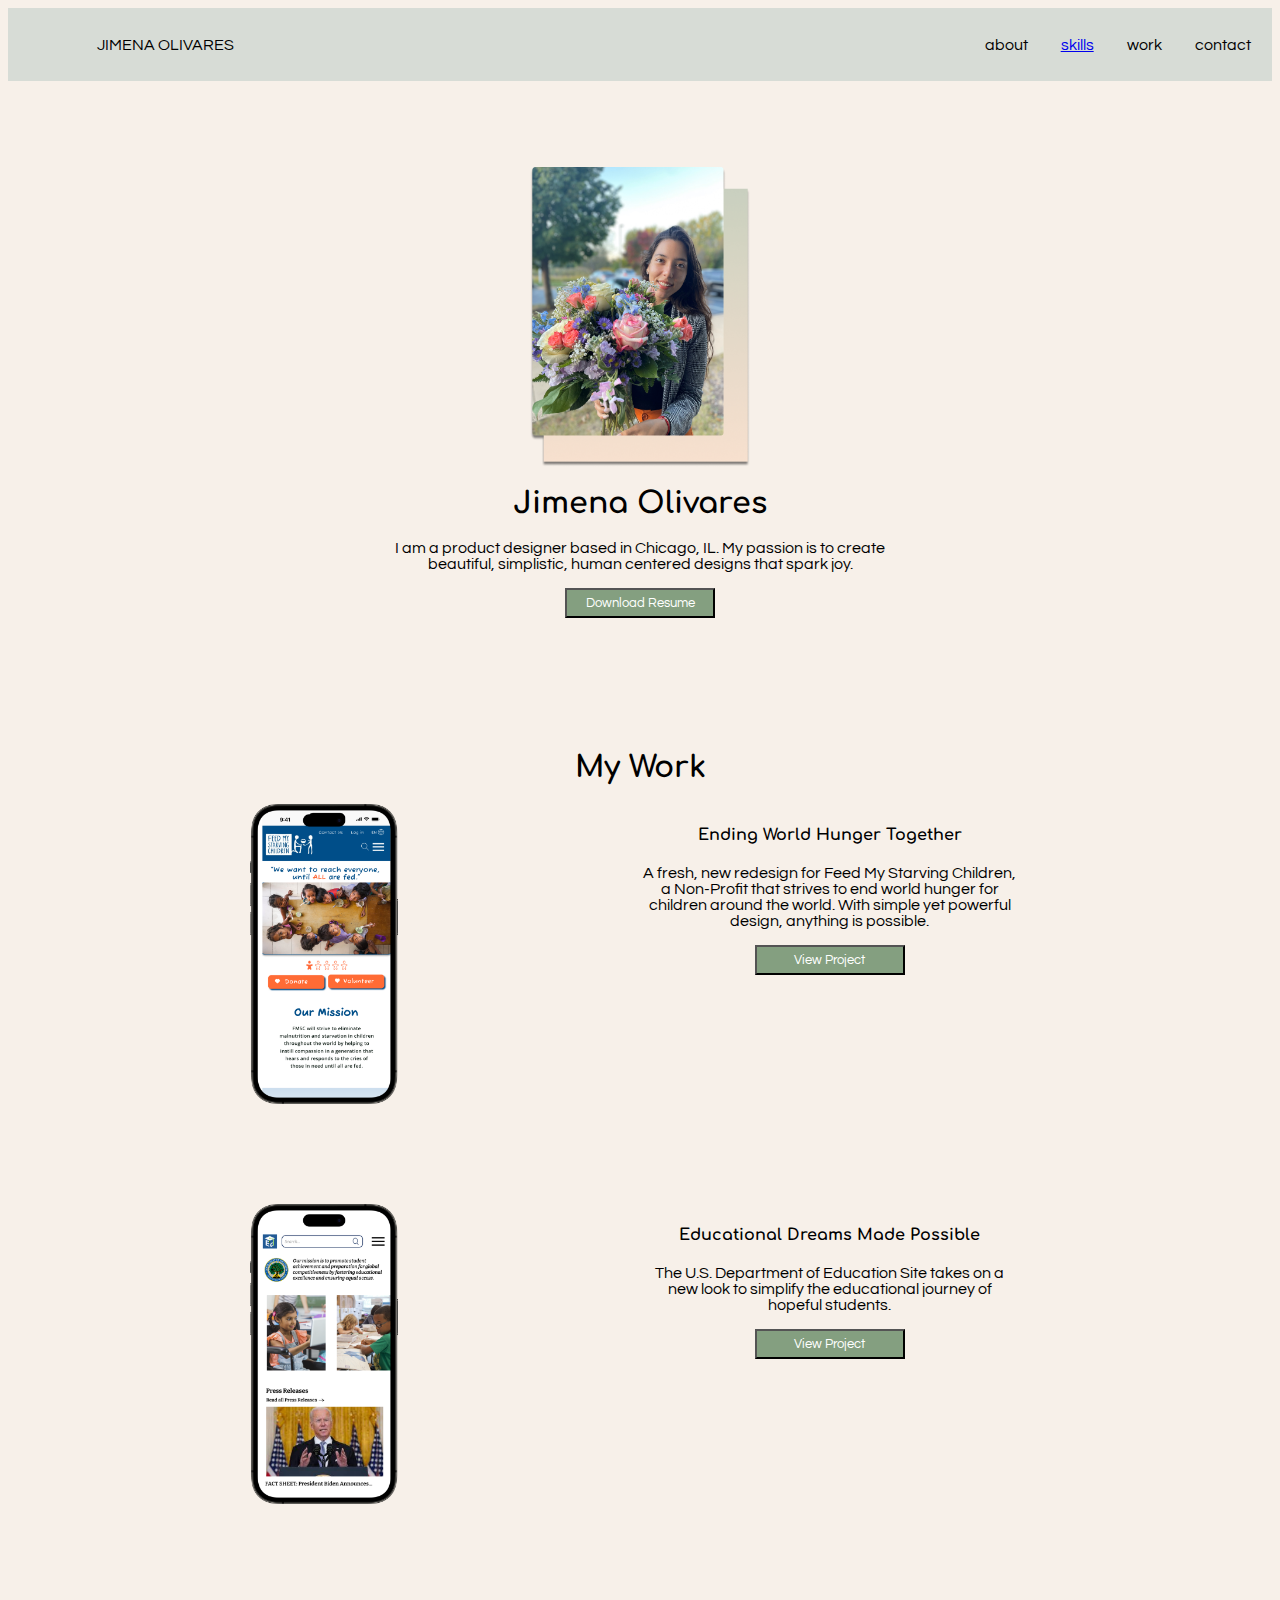
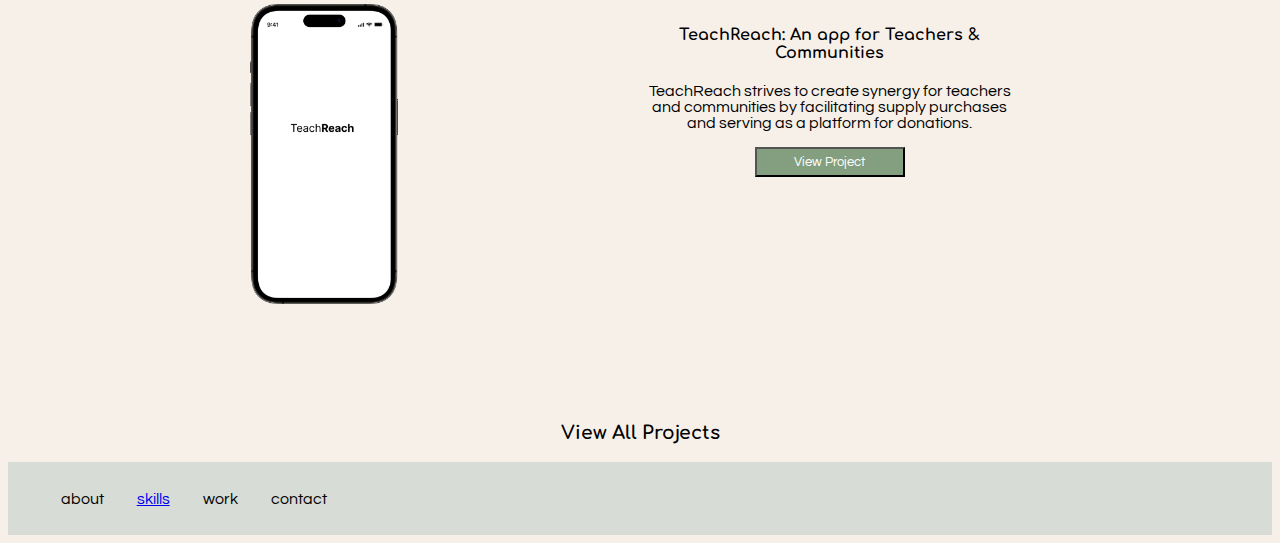
<file: index.html>
<!DOCTYPE html>
<html>

<head>
    <title>Jimena Olivares Portfolio</title>
    <link href="css/style.css" rel="stylesheet">
    <link rel="preconnect" href="https://fonts.googleapis.com">
    <link rel="preconnect" href="https://fonts.gstatic.com" crossorigin>
    <link href="https://fonts.googleapis.com/css2?family=Comfortaa:wght@500&family=Raleway:wght@400;600&display=swap"
        rel="stylesheet">
    <link rel="preconnect" href="https://fonts.googleapis.com">
    <link rel="preconnect" href="https://fonts.gstatic.com" crossorigin>
    <link href="https://fonts.googleapis.com/css2?family=Questrial&display=swap" rel="stylesheet">
</head>

<body>
    <header class="navigation">
        <div class="inline-block logo">
            <p id="JimenaOlivares">
                JIMENA OLIVARES
            </p>
        </div>

        <nav class="inline-block">
            <ul>
                <li class="inline-block">
                    about
                </li>
                <li class="inline-block">
                    <a href=skills.html>skills</a>
                </li>
                <li class="inline-block">
                    work
                </li>
                <li class="inline-block">
                    contact
                </li>
            </ul>
        </nav>
    </header>
    <section class="heroImg">
        <div class="content">
            <img src="Images/Pic for About Me.png">
            <h1>Jimena Olivares
            </h1>
            <p>I am a product designer based in Chicago, IL.
                My passion is to create beautiful, simplistic, human centered
                designs that spark joy.
            </p>
            <button type="button">Download Resume</button>
        </div>

    </section>

    <!-- HMK 18 CODE STARTS HERE -->
    <section class="myWork">
        <h1>My Work</h1>
        <div class="workGrid">
            <div><img src="Images/FMSCMobile.homepage.png "></div>
            <div>
                <h4>Ending World Hunger Together</h4>
                <p>A fresh, new redesign for Feed My Starving Children, a Non-Profit
                    that strives to end world hunger for children around the world.
                    With simple yet powerful design, anything is possible.</p>
                <button type="button">View Project</button>
            </div>
            <div><img src="Images/DoEMobile.homepage.png"></div>
            <div>
                <h4>Educational Dreams Made Possible</h4>
                <p>The U.S. Department of Education Site takes on a new look to simplify the educational journey of
                    hopeful students.</p>
                <button type="button">View Project</button>
            </div>
            <div><img src="Images/TeachReachMobile.homepage.png"></div>
            <div>
                <h4>TeachReach: An app for Teachers & Communities</h4>
                <p>TeachReach strives to create synergy for teachers and communities by facilitating supply purchases
                    and serving as a platform for donations.</p>
                <button type="button">View Project</button>
            </div>

        </div>
        <h3>View All Projects</h3>

    </section>


    <footer>
        <ul>
            <li class="inline-block">
                about
            </li>
            <li class="inline-block">
                <a href=skills.html>skills</a>
            </li>
            <li class="inline-block">
                work
            </li>
            <li class="inline-block">
                contact
            </li>
        </ul>
    </footer>


</body>

</html>
</file>
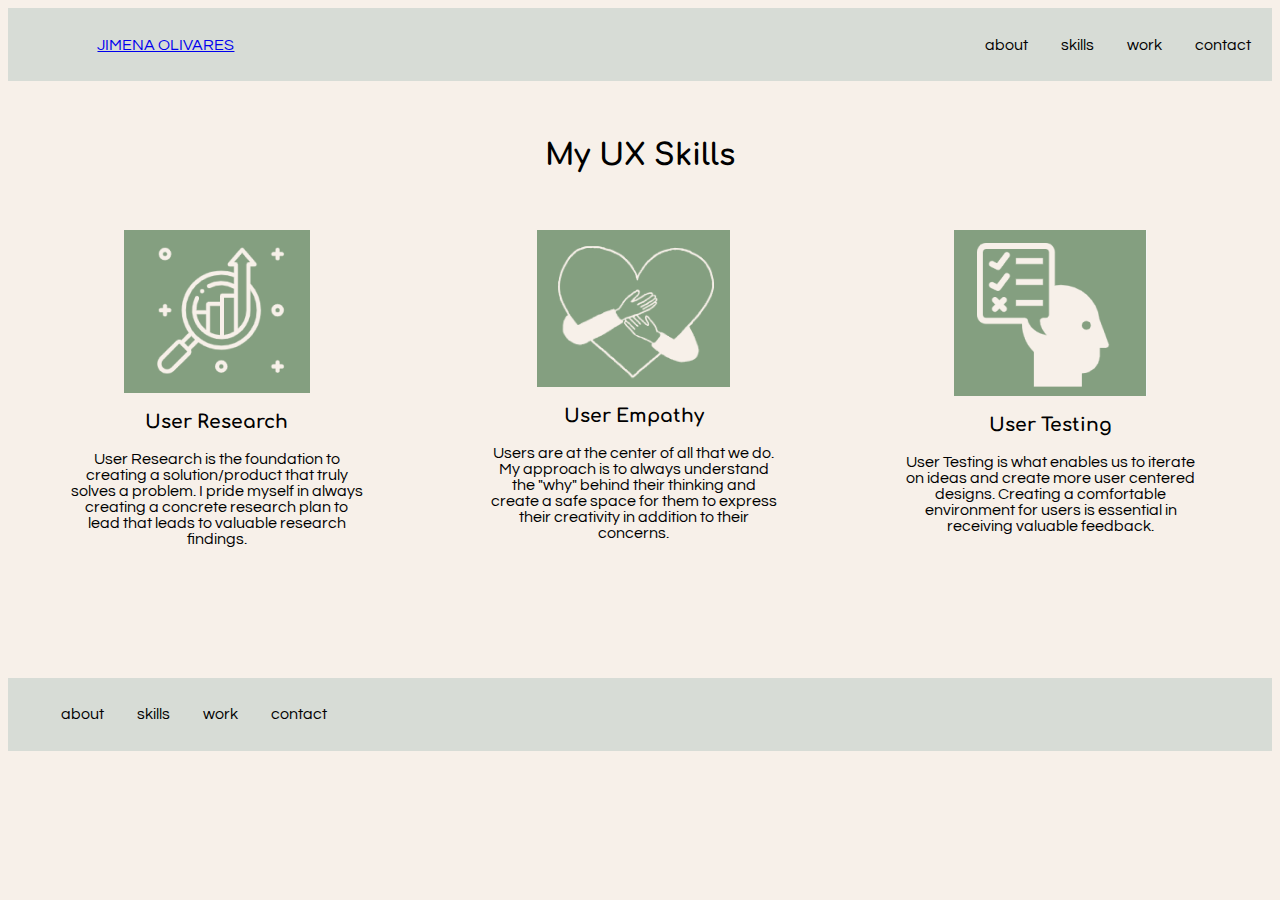
<file: skills.html>
<!DOCTYPE html>
<html>

<head>
    <title>Jimena Olivares Portfolio</title>
    <link href="css/style.css" rel="stylesheet">
    <link rel="preconnect" href="https://fonts.googleapis.com">
    <link rel="preconnect" href="https://fonts.gstatic.com" crossorigin>
    <link href="https://fonts.googleapis.com/css2?family=Comfortaa:wght@500&family=Raleway:wght@400;600&display=swap"
        rel="stylesheet">
    <link rel="preconnect" href="https://fonts.googleapis.com">
    <link rel="preconnect" href="https://fonts.gstatic.com" crossorigin>
    <link href="https://fonts.googleapis.com/css2?family=Questrial&display=swap" rel="stylesheet">
</head>

<body>
    <header class="navigation">
        <div class="inline-block logo">
            <p id="JimenaOlivares">
                <a href=index.html>JIMENA OLIVARES</a>
            </p>
        </div>

        <nav class="inline-block">
            <ul>
                <li class="inline-block">
                    about
                </li>
                <li class="inline-block">
                    skills
                </li>
                <li class="inline-block">
                    work
                </li>
                <li class="inline-block">
                    contact
                </li>
            </ul>
        </nav>
    </header>

    <section class="mySkills">
        <h1>My UX Skills</h1>
        <div class=flexContainer>
            <div><img src="Images/UserResearch.png">
                <h3>User Research</h3>
                <p>User Research is the foundation to creating a solution/product that truly solves a problem. I pride
                    myself in always creating a concrete research plan to lead that leads to valuable research findings.
                </p>
            </div>

            <div><img src="Images/UserEmpathy.png">
                <h3>User Empathy</h3>
                <p>Users are at the center of all that we do. My approach is to always understand the "why" behind their
                    thinking and create a safe space for them to express their creativity in addition to their concerns.
                </p>
            </div>

            <div><img src="Images/UserTesting.png">
                <h3>User Testing</h3>
                <p>User Testing is what enables us to iterate on ideas and create more user centered designs. Creating a
                    comfortable environment for users is essential in receiving valuable feedback.
                </p>
            </div>
        </div>
    </section>


    <footer>
        <ul>
            <li class="inline-block">
                about
            </li>
            <li class="inline-block">
                skills
            </li>
            <li class="inline-block">
                work
            </li>
            <li class="inline-block">
                contact
            </li>
        </ul>
    </footer>

</body>

</html>
</file>
<file: css/style.css>
.inline-block {
    display: inline-block;
    vertical-align: top;
}

.logo {
    width: 23%;
    padding: 1%;
    text-align: center;
}

header {
    background-color: #d7dcd6;
}

nav {
    width: 72%;
    padding: 1%;
    background-color: #d7dcd6;
    text-align: right;
    word-spacing: 30px;
    font-family: 'Questrial', sans-serif;
}

header ul {
    width: 50%;
    margin-left: auto;
}

.heroImg {
    height: 600px;
    padding: 25px;
}

.content {
    width: 500px;
    margin: 5% auto;
}

footer {
    background-color: #d7dcd6;
    padding: 1%;
    text-align: left;
    width: 98%;
    word-spacing: 30px;
    font-family: 'Questrial', sans-serif;
   

}

.content img {
    width: 220px;
    height: 300px;


}

body {
    background-color: #f7f0e9;
}

button {
    background-color: #849f80;
    transition: background-color 0.5s ease;
    width: 150px;
    height: 30px;
    color: white;
    display: block;
    margin-left: auto;
    margin-right: auto;
    cursor: pointer;
    font-family: 'Questrial', sans-serif;

}

button:hover {
    background-color: black;
}

footer ul li {
    display: inline-block;
    vertical-align: top;
    text-align: left;
}

p {
    text-align: center;
    font-family: 'Questrial', sans-serif;
}



h1 {
    text-align: center;
    font-size: 20px;
    font-family: 'Comfortaa', cursive;
    font-size: 30px;
}

/* HMK 18 CODE STARTS HERE */
.workGrid {
    display: grid;
    grid-template-rows: 400px 400px 400px;
    grid-template-columns: 50% 30%;
}

img {
    display: block;
    margin-left: auto;
    margin-right: auto;
}

.workGrid img {
    width: auto;
    height: 300px;

}

h4 {
    font-family: 'Comfortaa', cursive;
    text-align: center;
}

h3 {
    font-family: 'Comfortaa', cursive;
    text-align: center;
}


.flexContainer {
    display: flex;
    flex-direction: row;
}

.flexContainer div {
    width: 33%;
}

.mySkills {
    margin-bottom: 115px;
}



.mySkills p {
    padding: 0 15%;
}

.mySkills h1 {
    padding-top: 3%;
    padding-bottom: 3%;
}

@media only screen and (max-width: 600px) {
    .flexContainer {
        display: flex;
        flex-direction: column;
    }
    .flexContainer div {
        width: 100%;
    }
    .workGrid {
        display: grid;
        grid-template-rows: 400px 400px 400px;
        grid-template-columns: 50% 30%;
    }
}
</file>
